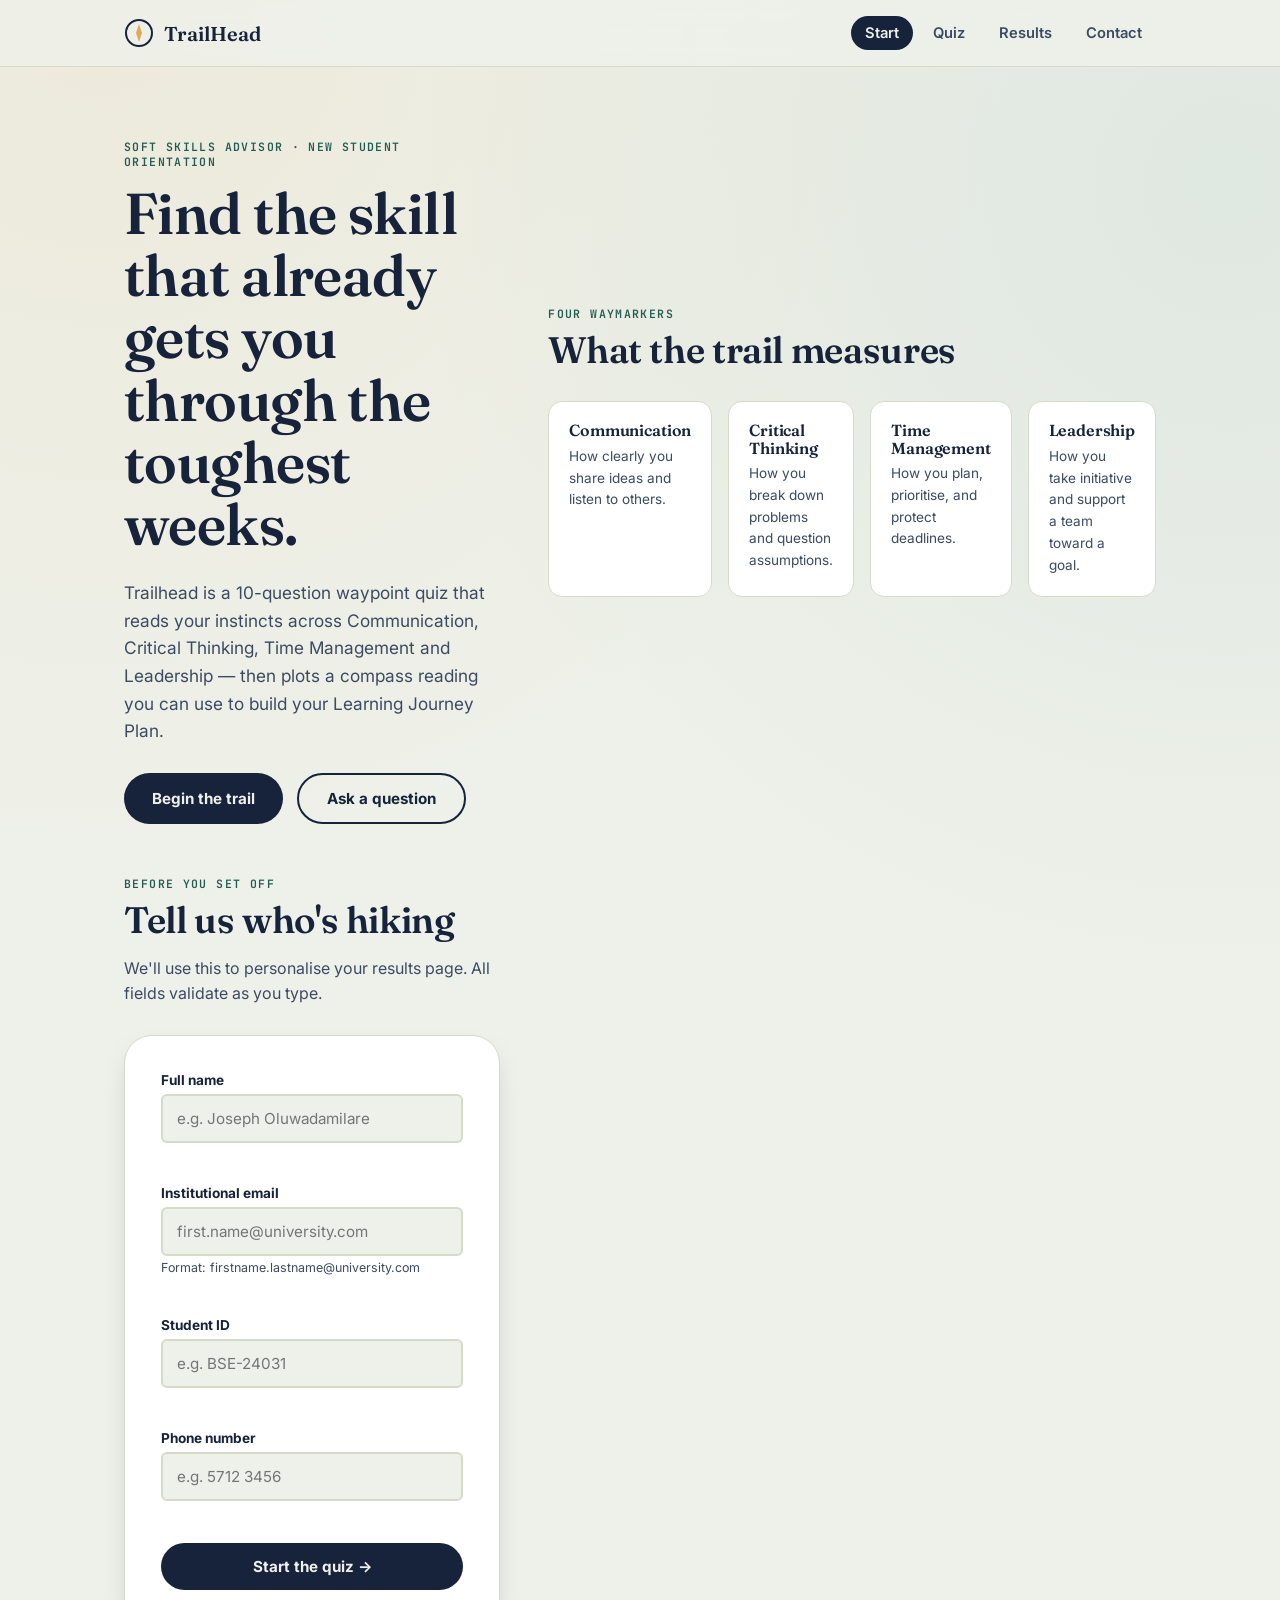
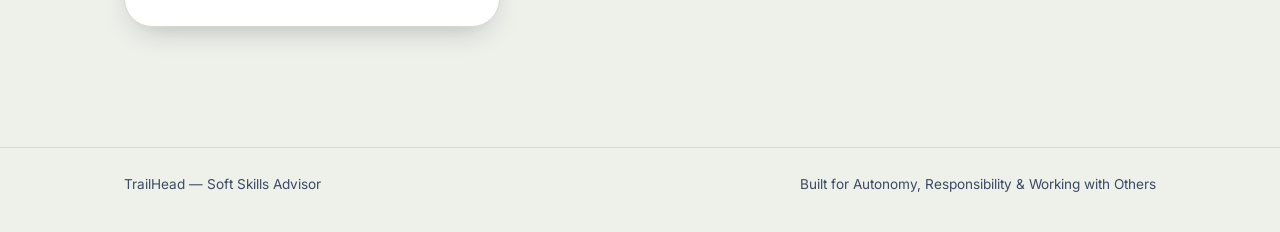
<file: index.html>
<!DOCTYPE html>
<html lang="en">
<head>
<meta charset="UTF-8" />
<meta name="viewport" content="width=device-width, initial-scale=1.0" />
<title>Soft Skills Advisor — TrailHead</title>
<meta name="description" content="Find your strongest soft skills and build your Learning Journey Plan." />
<link rel="icon" type="image/svg+xml" href="data:image/svg+xml,%3Csvg xmlns='http://www.w3.org/2000/svg' viewBox='0 0 30 30'%3E%3Ccircle cx='15' cy='15' r='13' fill='%2316233b'/%3E%3Cpath d='M15 6L18 15L15 24L12 15L15 6Z' fill='%23e3a857'/%3E%3C/svg%3E" />
<link rel="preconnect" href="https://fonts.googleapis.com">
<link rel="preconnect" href="https://fonts.gstatic.com" crossorigin>
<link href="https://fonts.googleapis.com/css2?family=Fraunces:opsz,wght@9..144,500;9..144,600;9..144,700&family=Inter:wght@400;600;700&family=JetBrains+Mono:wght@500;700&display=swap" rel="stylesheet">
<link rel="stylesheet" href="css/base.css" />
<link rel="stylesheet" href="css/landing.css" />
</head>
<body>

<header class="site-header">
  <div class="wrap">
    <a class="brand" href="index.html">
      <svg class="brand-mark" viewBox="0 0 30 30" fill="none" xmlns="http://www.w3.org/2000/svg" aria-hidden="true">
        <circle cx="15" cy="15" r="13" stroke="#16233b" stroke-width="2"/>
        <path d="M15 6L18 15L15 24L12 15L15 6Z" fill="#e3a857"/>
      </svg>
      TrailHead
    </a>
    <button class="hamburger-btn" id="hamburger" aria-label="Toggle navigation" aria-expanded="false">
      <span class="hamburger-line"></span>
      <span class="hamburger-line"></span>
      <span class="hamburger-line"></span>
    </button>
    <nav class="site-nav" id="site-nav" aria-label="Primary">
      <a href="index.html" aria-current="page">Start</a>
      <a href="quiz.html">Quiz</a>
      <a href="results.html">Results</a>
      <a href="contact.html">Contact</a>
    </nav>
  </div>
</header>

<main class="wrap">

  <!-- ============ HERO ============ -->
  <section class="hero">
    <div class="hero-copy fade-up" style="--delay:0s;">
      <span class="eyebrow">Soft Skills Advisor · New Student Orientation</span>
      <h1>Find the skill that already gets you through the toughest weeks.</h1>
      <p class="lede">
        Trailhead is a 10-question waypoint quiz that reads your instincts across
        Communication, Critical Thinking, Time Management and Leadership — then
        plots a compass reading you can use to build your Learning Journey Plan.
      </p>
      <div class="hero-actions">
        <a href="#start-form" class="btn btn-primary">Begin the trail</a>
        <a href="contact.html" class="btn btn-ghost">Ask a question</a>
      </div>
    </div>

   

  <!-- ============ CATEGORY TEASER ============ -->
  <section aria-labelledby="categories-heading">
    <span class="eyebrow" id="categories-heading">Four waymarkers</span>
    <h2 style="margin-top:8px;">What the trail measures</h2>
    <div class="category-grid">
      <article class="category-card fade-up" style="--delay:0.05s;">
        <span class="category-dot" style="background:#e3a857"></span>
        <h3>Communication</h3>
        <p>How clearly you share ideas and listen to others.</p>
      </article>
      <article class="category-card fade-up" style="--delay:0.15s;">
        <span class="category-dot" style="background:#2f7a6f"></span>
        <h3>Critical Thinking</h3>
        <p>How you break down problems and question assumptions.</p>
      </article>
      <article class="category-card fade-up" style="--delay:0.25s;">
        <span class="category-dot" style="background:#5b7fb5"></span>
        <h3>Time Management</h3>
        <p>How you plan, prioritise, and protect deadlines.</p>
      </article>
      <article class="category-card fade-up" style="--delay:0.35s;">
        <span class="category-dot" style="background:#b5533c"></span>
        <h3>Leadership</h3>
        <p>How you take initiative and support a team toward a goal.</p>
      </article>
    </div>
  </section>

  <!-- ============ PRELIMINARY DETAILS FORM ============ -->
  <section id="start-form" style="padding-bottom:80px;">
    <div style="max-width:560px;margin:0 auto;">
      <span class="eyebrow">Before you set off</span>
      <h2 style="margin-top:8px;">Tell us who's hiking</h2>
      <p style="margin-bottom:28px;">
        We'll use this to personalise your results page. All fields validate as you type.
      </p>

      <form class="form-card" id="prelimForm" novalidate>
        <div class="field" id="field-name">
          <label for="fullName">Full name</label>
          <input type="text" id="fullName" name="fullName" placeholder="e.g. Joseph Oluwadamilare" autocomplete="name" />
          <span class="error-message" role="alert"></span>
        </div>

        <div class="field" id="field-email">
          <label for="email">Institutional email</label>
          <input type="email" id="email" name="email" placeholder="first.name@university.com" autocomplete="email" />
          <span class="hint">Format: firstname.lastname@university.com</span>
          <span class="error-message" role="alert"></span>
        </div>

        <div class="field" id="field-studentId">
          <label for="studentId">Student ID</label>
          <input type="text" id="studentId" name="studentId" placeholder="e.g. BSE-24031" />
          <span class="error-message" role="alert"></span>
        </div>

        <div class="field" id="field-phone">
          <label for="phone">Phone number</label>
          <input type="tel" id="phone" name="phone" placeholder="e.g. 5712 3456" autocomplete="tel" />
          <span class="error-message" role="alert"></span>
        </div>

        <button type="submit" class="btn btn-primary" id="prelimSubmit" style="width:100%;">
          Start the quiz →
        </button>
        <div class="form-status" id="prelimStatus" role="status"></div>
      </form>
    </div>
  </section>

</main>

<footer class="site-footer">
  <div class="wrap">
    <span>TrailHead — Soft Skills Advisor</span>
    <span>Built for Autonomy, Responsibility &amp; Working with Others</span>
  </div>
</footer>

<script src="js/validation.js"></script>
<script src="js/landing.js"></script>
<script src="js/hamburger.js"></script>
</body>
</html>
</file>
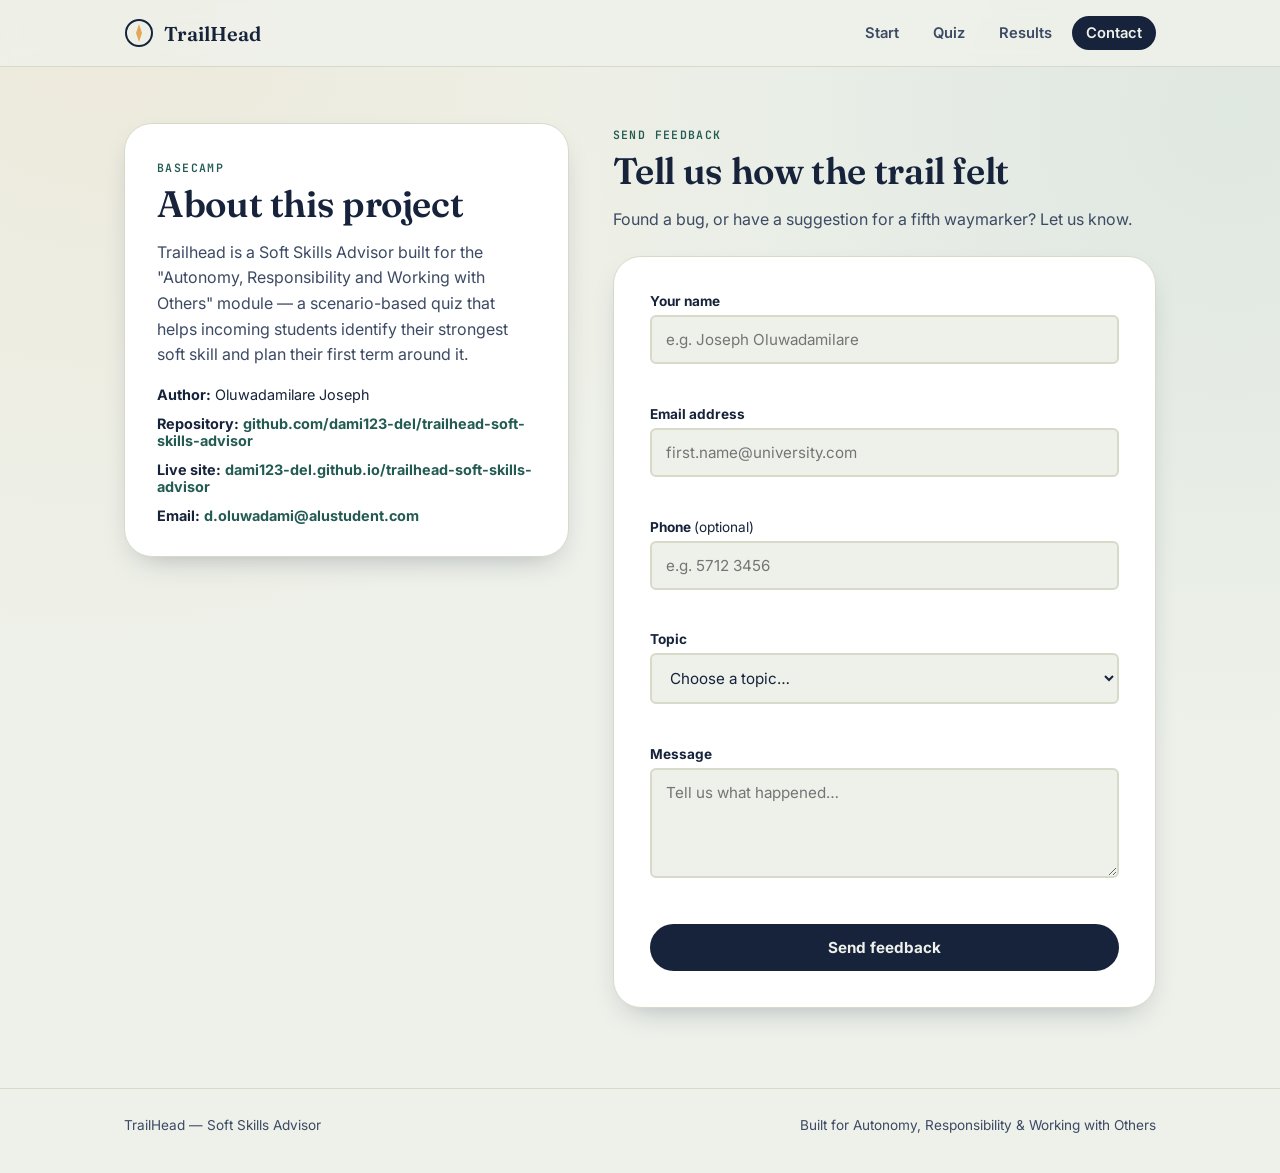
<file: contact.html>
<!DOCTYPE html>
<html lang="en">
<head>
<meta charset="UTF-8" />
<meta name="viewport" content="width=device-width, initial-scale=1.0" />
<title>Contact — TrailHead Soft Skills Advisor</title>
<meta name="description" content="Get in touch or send feedback about the TrailHead Soft Skills Advisor." />
<link rel="icon" type="image/svg+xml" href="data:image/svg+xml,%3Csvg xmlns='http://www.w3.org/2000/svg' viewBox='0 0 30 30'%3E%3Ccircle cx='15' cy='15' r='13' fill='%2316233b'/%3E%3Cpath d='M15 6L18 15L15 24L12 15L15 6Z' fill='%23e3a857'/%3E%3C/svg%3E" />
<link rel="preconnect" href="https://fonts.googleapis.com">
<link rel="preconnect" href="https://fonts.gstatic.com" crossorigin>
<link href="https://fonts.googleapis.com/css2?family=Fraunces:opsz,wght@9..144,500;9..144,600;9..144,700&family=Inter:wght@400;600;700&family=JetBrains+Mono:wght@500;700&display=swap" rel="stylesheet">
<link rel="stylesheet" href="css/base.css" />
<link rel="stylesheet" href="css/contact.css" />
</head>
<body>

<header class="site-header">
  <div class="wrap">
    <a class="brand" href="index.html">
      <svg class="brand-mark" viewBox="0 0 30 30" fill="none" xmlns="http://www.w3.org/2000/svg" aria-hidden="true">
        <circle cx="15" cy="15" r="13" stroke="#16233b" stroke-width="2"/>
        <path d="M15 6L18 15L15 24L12 15L15 6Z" fill="#e3a857"/>
      </svg>
      TrailHead
    </a>
    <button class="hamburger-btn" id="hamburger" aria-label="Toggle navigation" aria-expanded="false">
      <span class="hamburger-line"></span>
      <span class="hamburger-line"></span>
      <span class="hamburger-line"></span>
    </button>
    <nav class="site-nav" id="site-nav" aria-label="Primary">
      <a href="index.html">Start</a>
      <a href="quiz.html">Quiz</a>
      <a href="results.html">Results</a>
      <a href="contact.html" aria-current="page">Contact</a>
    </nav>
  </div>
</header>

<main class="wrap">
  <section class="contact-grid">

    <div class="author-card fade-up" style="--delay:0s;">
      <span class="eyebrow">Basecamp</span>
      <h2 style="margin-top:8px;">About this project</h2>
      <p>
        Trailhead is a Soft Skills Advisor built for the "Autonomy, Responsibility and
        Working with Others" module — a scenario-based quiz that helps incoming
        students identify their strongest soft skill and plan their first term around it.
      </p>
      <ul>
        <li> <strong>Author:</strong> <span id="authorName">Oluwadamilare Joseph</span></li>
        <li> <strong>Repository:</strong> <a href="https://github.com/dami123-del/trailhead-soft-skills-advisor" target="_blank" rel="noopener">github.com/dami123-del/trailhead-soft-skills-advisor</a></li>
        <li> <strong>Live site:</strong> <a href="https://dami123-del.github.io/trailhead-soft-skills-advisor/" target="_blank" rel="noopener">dami123-del.github.io/trailhead-soft-skills-advisor</a></li>
        <li> <strong>Email:</strong> <a href="mailto:you@bse.ac.mu">d.oluwadami@alustudent.com</a></li>
      </ul>
    </div>

    <div class="fade-up" style="--delay:0.15s;">
      <span class="eyebrow">Send feedback</span>
      <h2 style="margin-top:8px;">Tell us how the trail felt</h2>
      <p style="margin-bottom:24px;">Found a bug, or have a suggestion for a fifth waymarker? Let us know.</p>

      <form class="form-card" id="contactForm" novalidate>
        <div class="field" id="field-cname">
          <label for="cname">Your name</label>
          <input type="text" id="cname" name="cname" placeholder="e.g. Joseph Oluwadamilare" autocomplete="name" />
          <span class="error-message" role="alert"></span>
        </div>

        <div class="field" id="field-cemail">
          <label for="cemail">Email address</label>
          <input type="email" id="cemail" name="cemail" placeholder="first.name@university.com" autocomplete="email" />
          <span class="error-message" role="alert"></span>
        </div>

        <div class="field" id="field-cphone">
          <label for="cphone">Phone <span style="font-weight:400;">(optional)</span></label>
          <input type="tel" id="cphone" name="cphone" placeholder="e.g. 5712 3456" autocomplete="tel" />
          <span class="error-message" role="alert"></span>
        </div>

        <div class="field" id="field-csubject">
          <label for="csubject">Topic</label>
          <select id="csubject" name="csubject">
            <option value="">Choose a topic…</option>
            <option value="bug">Something's broken</option>
            <option value="idea">Feature idea</option>
            <option value="results">Question about my results</option>
            <option value="other">Other</option>
          </select>
          <span class="error-message" role="alert"></span>
        </div>

        <div class="field" id="field-cmessage">
          <label for="cmessage">Message</label>
          <textarea id="cmessage" name="cmessage" placeholder="Tell us what happened…"></textarea>
          <span class="error-message" role="alert"></span>
        </div>

        <button type="submit" class="btn btn-primary" style="width:100%;">Send feedback</button>
        <div class="form-status" id="contactStatus" role="status"></div>
      </form>
    </div>

  </section>
</main>

<footer class="site-footer">
  <div class="wrap">
    <span>TrailHead — Soft Skills Advisor</span>
    <span>Built for Autonomy, Responsibility &amp; Working with Others</span>
  </div>
</footer>

<script src="js/validation.js"></script>
<script src="js/contact.js"></script>
<script src="js/hamburger.js"></script>
</body>
</html>
</file>
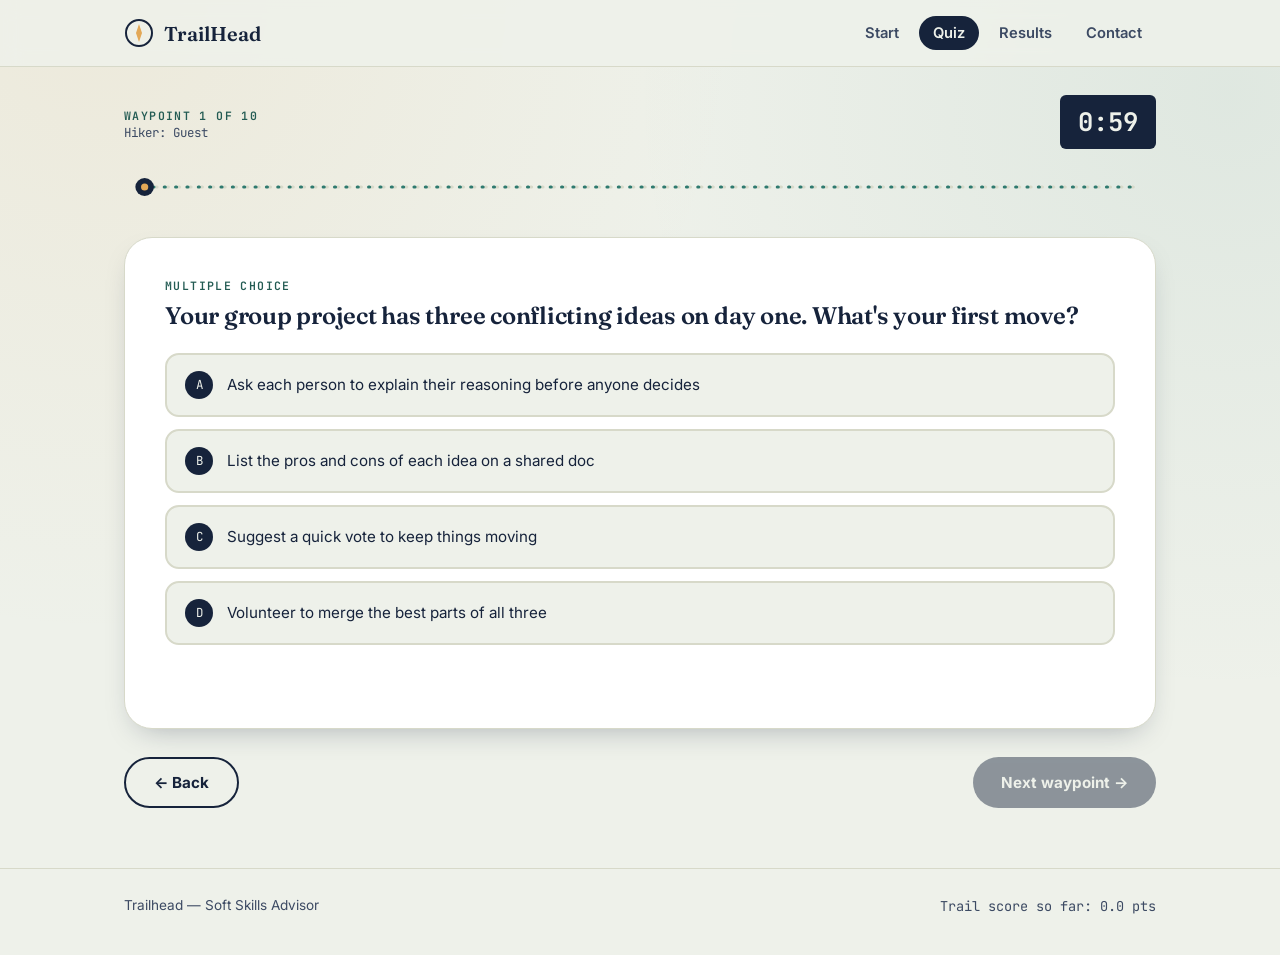
<file: quiz.html>
<!DOCTYPE html>
<html lang="en">
<head>
<meta charset="UTF-8" />
<meta name="viewport" content="width=device-width, initial-scale=1.0" />
<title>Quiz — TrailHead Soft Skills Advisor</title>
<meta name="description" content="10 scenario questions to find your strongest soft skill." />
<link rel="icon" type="image/svg+xml" href="data:image/svg+xml,%3Csvg xmlns='http://www.w3.org/2000/svg' viewBox='0 0 30 30'%3E%3Ccircle cx='15' cy='15' r='13' fill='%2316233b'/%3E%3Cpath d='M15 6L18 15L15 24L12 15L15 6Z' fill='%23e3a857'/%3E%3C/svg%3E" />
<link rel="preconnect" href="https://fonts.googleapis.com">
<link rel="preconnect" href="https://fonts.gstatic.com" crossorigin>
<link href="https://fonts.googleapis.com/css2?family=Fraunces:opsz,wght@9..144,500;9..144,600;9..144,700&family=Inter:wght@400;600;700&family=JetBrains+Mono:wght@500;700&display=swap" rel="stylesheet">
<link rel="stylesheet" href="css/base.css" />
<link rel="stylesheet" href="css/quiz.css" />
</head>
<body>

<header class="site-header">
  <div class="wrap">
    <a class="brand" href="index.html">
      <svg class="brand-mark" viewBox="0 0 30 30" fill="none" xmlns="http://www.w3.org/2000/svg" aria-hidden="true">
        <circle cx="15" cy="15" r="13" stroke="#16233b" stroke-width="2"/>
        <path d="M15 6L18 15L15 24L12 15L15 6Z" fill="#e3a857"/>
      </svg>
      TrailHead
    </a>
    <button class="hamburger-btn" id="hamburger" aria-label="Toggle navigation" aria-expanded="false">
      <span class="hamburger-line"></span>
      <span class="hamburger-line"></span>
      <span class="hamburger-line"></span>
    </button>
    <nav class="site-nav" id="site-nav" aria-label="Primary">
      <a href="index.html">Start</a>
      <a href="quiz.html" aria-current="page">Quiz</a>
      <a href="results.html">Results</a>
      <a href="contact.html">Contact</a>
    </nav>
  </div>
</header>

<main class="wrap" style="padding-bottom:60px;">

  <div class="quiz-header">
    <div>
      <span class="eyebrow">Waypoint <span id="qIndex">1</span> of <span id="qTotal">10</span></span>
      <div class="progress-label" id="hikerName">Welcome, hiker</div>
    </div>
    <div class="timer-display" id="timerDisplay" aria-live="polite">0:20</div>
  </div>

  <!-- Signature progress element: dotted trail with a moving waymarker pin -->
  <div class="trail-progress" aria-hidden="true">
    <svg viewBox="0 0 1000 40" preserveAspectRatio="none">
      <path class="trail-line" d="M20,20 L980,20"></path>
      <path class="trail-line-fill" id="trailFill" d="M20,20 L980,20" stroke-dasharray="1 10" stroke-dashoffset="960"></path>
      <g class="trail-pin" id="trailPin" transform="translate(20,20)">
        <circle r="9" fill="#16233b"/>
        <circle r="3.5" fill="#e3a857"/>
      </g>
    </svg>
  </div>

  <section class="quiz-card" id="quizCard" aria-live="polite">
    <span class="eyebrow" id="categoryHint">Question</span>
    <h2 id="questionPrompt">Loading your first waypoint…</h2>
    <div id="questionBody"></div>
    <div class="streak-badge" id="streakBadge">🔥 Speed streak ×<span id="streakMult">1.2</span></div>
  </section>

  <div class="quiz-nav">
    <button class="btn btn-ghost" id="prevBtn" disabled>← Back</button>
    <button class="btn btn-primary" id="nextBtn" disabled>Next waypoint →</button>
  </div>
</main>

<footer class="site-footer">
  <div class="wrap">
    <span>Trailhead — Soft Skills Advisor</span>
    <span id="footerScore" style="font-family:var(--font-mono);"></span>
  </div>
</footer>

<script src="js/quiz-data.js"></script>
<script src="js/timer.js"></script>
<script src="js/media.js"></script>
<script src="js/quiz.js"></script>
<script src="js/hamburger.js"></script>
</body>
</html>
</file>
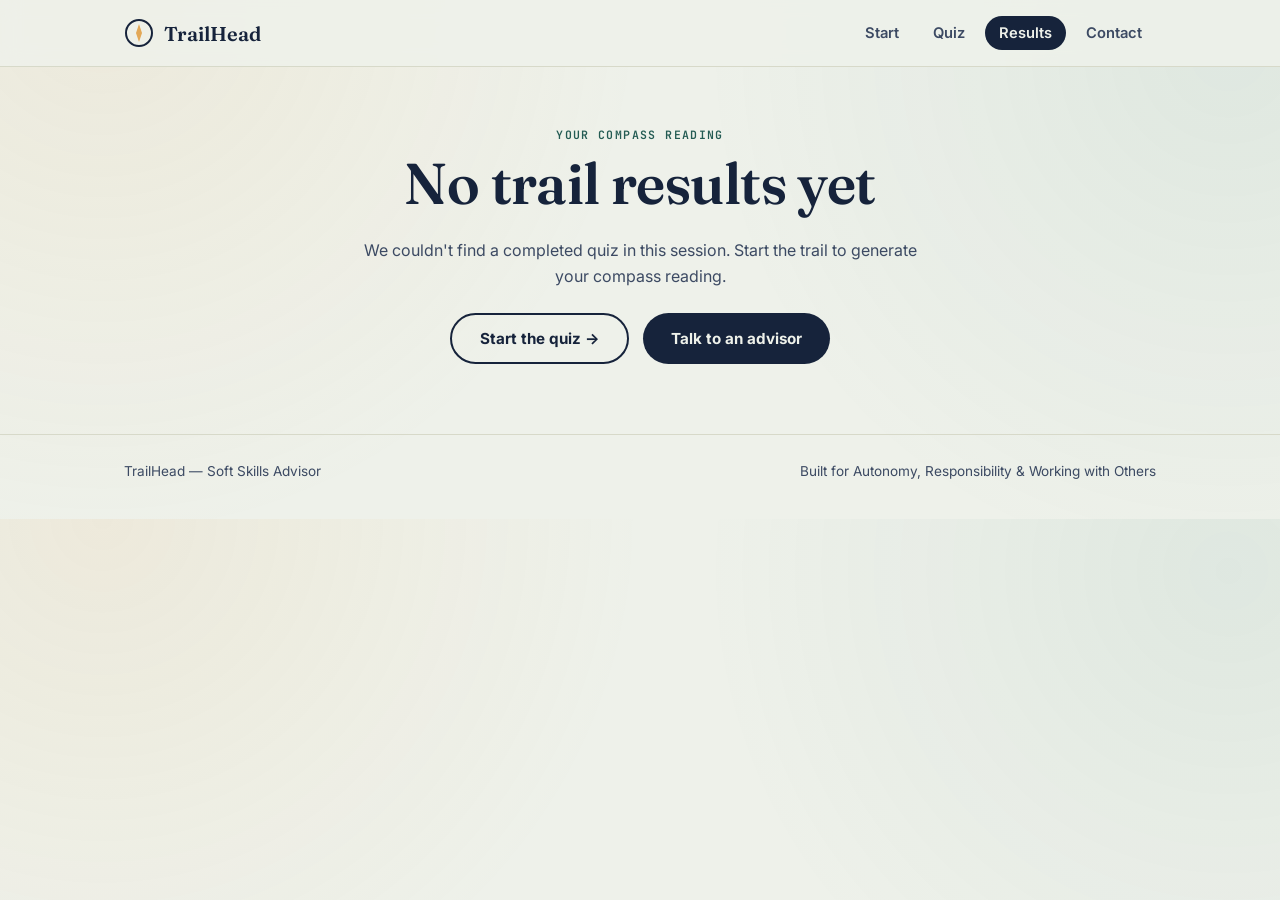
<file: results.html>
<!DOCTYPE html>
<html lang="en">
<head>
<meta charset="UTF-8" />
<meta name="viewport" content="width=device-width, initial-scale=1.0" />
<title>Results — TrailHead Soft Skills Advisor</title>
<meta name="description" content="Your soft skills profile and personalised Learning Journey Plan recommendations." />
<link rel="icon" type="image/svg+xml" href="data:image/svg+xml,%3Csvg xmlns='http://www.w3.org/2000/svg' viewBox='0 0 30 30'%3E%3Ccircle cx='15' cy='15' r='13' fill='%2316233b'/%3E%3Cpath d='M15 6L18 15L15 24L12 15L15 6Z' fill='%23e3a857'/%3E%3C/svg%3E" />
<link rel="preconnect" href="https://fonts.googleapis.com">
<link rel="preconnect" href="https://fonts.gstatic.com" crossorigin>
<link href="https://fonts.googleapis.com/css2?family=Fraunces:opsz,wght@9..144,500;9..144,600;9..144,700&family=Inter:wght@400;600;700&family=JetBrains+Mono:wght@500;700&display=swap" rel="stylesheet">
<link rel="stylesheet" href="css/base.css" />
<link rel="stylesheet" href="css/results.css" />
</head>
<body>

<header class="site-header">
  <div class="wrap">
    <a class="brand" href="index.html">
      <svg class="brand-mark" viewBox="0 0 30 30" fill="none" xmlns="http://www.w3.org/2000/svg" aria-hidden="true">
        <circle cx="15" cy="15" r="13" stroke="#16233b" stroke-width="2"/>
        <path d="M15 6L18 15L15 24L12 15L15 6Z" fill="#e3a857"/>
      </svg>
      TrailHead
    </a>
    <button class="hamburger-btn" id="hamburger" aria-label="Toggle navigation" aria-expanded="false">
      <span class="hamburger-line"></span>
      <span class="hamburger-line"></span>
      <span class="hamburger-line"></span>
    </button>
    <nav class="site-nav" id="site-nav" aria-label="Primary">
      <a href="index.html">Start</a>
      <a href="quiz.html">Quiz</a>
      <a href="results.html" aria-current="page">Results</a>
      <a href="contact.html">Contact</a>
    </nav>
  </div>
</header>

<main class="wrap">

  <section class="results-hero fade-up" style="--delay:0s;">
    <span class="eyebrow">Your compass reading</span>
    <h1 id="resultsHeading" style="margin-top:10px;">Here's where your instincts point</h1>
    <p id="resultsSub" style="max-width:56ch;margin:0 auto;">Loading your trail results…</p>
  </section>

  <section class="results-grid">
    <div class="canvas-card fade-up" style="--delay:0.1s;">
      <canvas id="resultsCanvas" width="420" height="420" role="img" aria-label="Radar chart of your four soft skill scores"></canvas>
      <div class="legend" id="chartLegend"></div>
    </div>

    <div class="breakdown-list fade-up" id="breakdownList" style="--delay:0.25s;">
      <!-- Populated by canvas.js -->
    </div>
  </section>

  <section class="recommend-card fade-up" style="--delay:0.35s;">
    <div>
      <span class="eyebrow" style="color:#e3a857;">Strongest waymarker</span>
      <h2 id="dominantCategory">Communication</h2>
      <p id="dominantBlurb">How clearly you share ideas and listen to others.</p>
    </div>
    <div>
      <span class="eyebrow" style="color:#e3a857;">Next steps for your Learning Journey Plan</span>
      <ul class="recommend-list" id="recommendList"></ul>
    </div>
  </section>

  <div class="results-actions">
    <a href="quiz.html" class="btn btn-ghost" id="retakeBtn">Retake the trail</a>
    <a href="contact.html" class="btn btn-primary">Talk to an advisor</a>
  </div>

</main>

<footer class="site-footer">
  <div class="wrap">
    <span>TrailHead — Soft Skills Advisor</span>
    <span>Built for Autonomy, Responsibility &amp; Working with Others</span>
  </div>
</footer>

<script src="js/quiz-data.js"></script>
<script src="js/canvas.js"></script>
<script src="js/hamburger.js"></script>
</body>
</html>
</file>
<file: css/base.css>
/* ==========================================================================
   BASE.CSS — shared across all four pages
   Loaded first by every page, before that page's own stylesheet. Holds only
   truly global concerns: design tokens, the reset, site chrome (header,
   nav, footer), typography, and buttons. Page-specific layout lives in
   landing.css / quiz.css / results.css / contact.css instead.
   ========================================================================== */

/* ---- Design tokens -------------------------------------------------- */
:root {
  /* Colour palette (named, not generic) */
  --ink: #16233b;          /* trail-night navy — primary text & dark surfaces */
  --ink-soft: #3c4a63;      /* secondary text on light surfaces */
  --paper: #eef1ea;         /* lichen paper — light section background */
  --paper-raised: #ffffff;  /* card surface on top of paper */
  --line: #d7d9c9;          /* hairline borders on paper */
  --amber: #e3a857;         /* waymarker amber — primary accent / CTAs */
  --amber-dark: #c78a3a;
  --moss: #2f7a6f;          /* growth moss — secondary accent, success state */
  --moss-dark: #235b53;
  --clay: #b5533c;          /* trail-clay — error / warning only, used sparingly */
  --clay-soft: #f4e2dc;

  /* Category colours (used on results radar + quiz tags) */
  --cat-communication: #e3a857;
  --cat-critical: #2f7a6f;
  --cat-time: #5b7fb5;
  --cat-leadership: #b5533c;

  /* Type scale */
  --font-display: "Fraunces", Georgia, serif;
  --font-body: "Inter", -apple-system, Segoe UI, sans-serif;
  --font-mono: "JetBrains Mono", "Courier New", monospace;

  /* Spacing / shape */
  --radius-s: 6px;
  --radius-m: 14px;
  --radius-l: 28px;
  --shadow-card: 0 12px 30px -14px rgba(22, 35, 59, 0.35);
  --ease: cubic-bezier(0.22, 1, 0.36, 1);
}

/* ---- Reset ------------------------------------------------------------ */
* { box-sizing: border-box; }
html { scroll-behavior: smooth; }
body {
  margin: 0;
  font-family: var(--font-body);
  color: var(--ink);
  background:
    radial-gradient(circle at 8% 0%, rgba(227, 168, 87, 0.10), transparent 42%),
    radial-gradient(circle at 96% 10%, rgba(47, 122, 111, 0.08), transparent 40%),
    var(--paper);
  -webkit-font-smoothing: antialiased;
}
img { max-width: 100%; display: block; }
button { font-family: inherit; cursor: pointer; }
a { color: inherit; }

/* ---- Shared entrance animation --------------------------------------
   Used on page load across all four pages. `--delay` lets a group of
   elements (e.g. the four category cards) cascade instead of popping in
   together, which is what turns a static layout into a sequenced moment.
   Lives in base.css (not a page file) because every page uses it. */
@keyframes fade-up {
  from { opacity: 0; transform: translateY(16px); }
  to   { opacity: 1; transform: translateY(0); }
}
.fade-up {
  animation: fade-up 0.6s var(--ease) both;
  animation-delay: var(--delay, 0s);
}

/* Respect reduced-motion preference across the whole site */
@media (prefers-reduced-motion: reduce) {
  *, *::before, *::after {
    animation-duration: 0.001ms !important;
    animation-iteration-count: 1 !important;
    transition-duration: 0.001ms !important;
    scroll-behavior: auto !important;
  }
}

/* Visible keyboard focus everywhere (accessibility floor) */
a:focus-visible, button:focus-visible, input:focus-visible,
textarea:focus-visible, select:focus-visible, [tabindex]:focus-visible {
  outline: 3px solid var(--amber-dark);
  outline-offset: 3px;
  border-radius: var(--radius-s);
}

/* ---- Layout shell ------------------------------------------------------ */
.wrap { max-width: 1080px; margin: 0 auto; padding: 0 24px; }

.site-header {
  position: sticky; top: 0; z-index: 40;
  background: rgba(238, 241, 234, 0.86);
  backdrop-filter: blur(10px);
  border-bottom: 1px solid var(--line);
}
.site-header .wrap {
  display: flex; align-items: center; justify-content: space-between;
  padding-top: 16px; padding-bottom: 16px;
}
.brand {
  display: flex; align-items: center; gap: 10px;
  font-family: var(--font-display);
  font-weight: 600; font-size: 1.25rem; text-decoration: none; color: var(--ink);
}
.brand-mark {
  width: 30px; height: 30px; flex-shrink: 0;
}
.site-nav { display: flex; gap: 6px; }
.site-nav a {
  position: relative; text-decoration: none; font-size: 0.92rem; font-weight: 600;
  color: var(--ink-soft); padding: 8px 14px; border-radius: 999px;
  transition: background 0.2s var(--ease), color 0.2s var(--ease);
}
.site-nav a::after {
  content: ""; position: absolute; left: 14px; right: 14px; bottom: 4px;
  height: 2px; background: var(--amber); border-radius: 2px;
  transform: scaleX(0); transform-origin: left;
  transition: transform 0.25s var(--ease);
}
.site-nav a:hover::after { transform: scaleX(1); }
.site-nav a:hover { color: var(--ink); }
.site-nav a[aria-current="page"] {
  background: var(--ink); color: var(--paper);
}
.site-nav a[aria-current="page"]::after { display: none; }

.site-footer {
  border-top: 1px solid var(--line);
  padding: 28px 0 40px;
  color: var(--ink-soft);
  font-size: 0.85rem;
}
.site-footer .wrap { display: flex; justify-content: space-between; flex-wrap: wrap; gap: 8px; }

/* ---- Typography --------------------------------------------------------- */
h1, h2, h3 { font-family: var(--font-display); margin: 0 0 0.4em; line-height: 1.08; letter-spacing: -0.01em; }
h1 { font-size: clamp(2.4rem, 5vw, 3.6rem); font-weight: 600; }
h2 { font-size: clamp(1.7rem, 3vw, 2.3rem); font-weight: 600; }
h3 { font-size: 1.2rem; font-weight: 600; }
p { line-height: 1.6; color: var(--ink-soft); }
.eyebrow {
  font-family: var(--font-mono); text-transform: uppercase; letter-spacing: 0.12em;
  font-size: 0.72rem; color: var(--moss-dark); font-weight: 600;
}

/* ---- Buttons --------------------------------------------------------- */
.btn {
  display: inline-flex; align-items: center; justify-content: center; gap: 8px;
  border: none; border-radius: 999px; padding: 14px 28px;
  font-weight: 700; font-size: 0.95rem; text-decoration: none;
  transition: transform 0.18s var(--ease), box-shadow 0.18s var(--ease), background 0.18s var(--ease);
}
.btn-primary {
  background: var(--ink); color: var(--paper); position: relative; overflow: hidden;
}
.btn-primary::before {
  content: ""; position: absolute; top: 0; left: -60%; width: 40%; height: 100%;
  background: linear-gradient(115deg, transparent, rgba(255,255,255,0.22), transparent);
  transform: skewX(-20deg); transition: left 0.55s var(--ease);
}
.btn-primary:hover::before { left: 130%; }
.btn-primary:hover { transform: translateY(-2px); box-shadow: 0 10px 22px -10px rgba(22,35,59,0.55); background: var(--moss-dark); }
.btn-primary:disabled { opacity: 0.45; cursor: not-allowed; transform: none; box-shadow: none; }
.btn-primary:disabled::before { display: none; }
.btn-ghost { background: transparent; color: var(--ink); border: 2px solid var(--ink); }
.btn-ghost:hover { background: var(--ink); color: var(--paper); }
.btn-amber { background: var(--amber); color: var(--ink); }
.btn-amber:hover { background: var(--amber-dark); transform: translateY(-2px); }
.btn:active { transform: translateY(0); }

/* ---- Hamburger menu -------------------------------------------------------- */
.hamburger-btn {
  display: none; flex-direction: column; gap: 5px;
  background: none; border: none; padding: 8px;
  cursor: pointer; position: relative; z-index: 50;
}
.hamburger-line {
  width: 24px; height: 2px; background: var(--ink);
  border-radius: 2px; transition: all 0.3s var(--ease);
  transform-origin: center;
}
.hamburger-btn[aria-expanded="true"] .hamburger-line:nth-child(1) {
  transform: rotate(45deg) translateY(10px);
}
.hamburger-btn[aria-expanded="true"] .hamburger-line:nth-child(2) {
  opacity: 0;
}
.hamburger-btn[aria-expanded="true"] .hamburger-line:nth-child(3) {
  transform: rotate(-45deg) translateY(-10px);
}

/* ---- Responsive (chrome only) -------------------------------------------- */
@media (max-width: 560px) {
  .site-header .wrap {
    flex-wrap: wrap;
  }
  .hamburger-btn {
    display: flex;
  }
  .site-nav {
    width: 100%;
    display: none;
    flex-direction: column;
    gap: 0;
    order: 3;
    background: var(--paper-raised);
    border-top: 1px solid var(--line);
    padding: 16px 0;
  }
  .site-nav.active {
    display: flex;
  }
  .site-nav a {
    width: 100%;
    padding: 14px 24px;
    border-radius: 0;
    color: var(--ink-soft);
  }
  .site-nav a:hover {
    background: var(--paper);
    color: var(--ink);
  }
  .site-nav a[aria-current="page"] {
    background: var(--ink);
    color: var(--paper);
  }
  .site-nav a::after {
    display: none;
  }
}
</file>
<file: css/landing.css>
/* ==========================================================================
   LANDING.CSS — index.html only
   Loaded after base.css. Covers the hero section, the animated compass
   figure, the four-category teaser grid, and the preliminary details form.
   The form block is intentionally duplicated in contact.css rather than
   pulled into base.css, so this file is self-contained on its own.
   ========================================================================== */

/* ---- Hero ---------------------------------------------------------------- */
.hero {
  padding: 72px 0 40px;
  display: grid; grid-template-columns: 1.1fr 0.9fr; gap: 48px; align-items: center;
}
.hero-copy .eyebrow { display: block; margin-bottom: 14px; }
.hero-copy p.lede { font-size: 1.08rem; max-width: 46ch; }
.hero-actions { display: flex; gap: 14px; margin-top: 28px; flex-wrap: wrap; }

/* Signature element: hand-drawn compass/trail SVG, gently rotating */
.compass-figure { position: relative; }
.compass-figure svg { width: 100%; height: auto; }

@keyframes needle-settle {
  0% { transform: rotate(-6deg); }
  100% { transform: rotate(9deg); }
}

/* ---- Category teaser grid -------------------------------------------------- */
.category-grid {
  display: grid; grid-template-columns: repeat(4, 1fr); gap: 16px; margin: 32px 0 64px;
}
.category-card {
  background: var(--paper-raised); border: 1px solid var(--line); border-radius: var(--radius-m);
  padding: 20px; transition: transform 0.2s var(--ease), box-shadow 0.2s var(--ease);
}
.category-card:hover { transform: translateY(-4px); box-shadow: var(--shadow-card); }
.category-card:hover .category-dot { transform: scale(1.3); }
.category-dot {
  width: 12px; height: 12px; border-radius: 50%; margin-bottom: 12px;
  transition: transform 0.25s var(--ease);
}
.category-card h3 { font-size: 1rem; margin-bottom: 6px; }
.category-card p { font-size: 0.85rem; margin: 0; }

/* ---- Preliminary details form ---------------------------------------------
   Identical block also appears in contact.css for the feedback form — kept
   duplicated on purpose so each page's stylesheet stands alone. */
.form-card {
  background: var(--paper-raised); border: 1px solid var(--line);
  border-radius: var(--radius-l); padding: 36px; box-shadow: var(--shadow-card);
}
.field { margin-bottom: 22px; position: relative; }
.field label {
  display: block; font-weight: 700; font-size: 0.85rem; margin-bottom: 6px; color: var(--ink);
}
.field .hint { font-size: 0.78rem; color: var(--ink-soft); margin-top: 4px; }
.field input, .field textarea, .field select {
  width: 100%; padding: 13px 14px; border-radius: var(--radius-s);
  border: 2px solid var(--line); background: var(--paper); font-size: 0.95rem;
  font-family: inherit; color: var(--ink);
  transition: border-color 0.16s var(--ease), background 0.16s var(--ease), box-shadow 0.16s var(--ease);
}
.field textarea { resize: vertical; min-height: 110px; }
.field input:focus, .field textarea:focus, .field select:focus {
  outline: none; border-color: var(--ink); background: var(--paper-raised);
}
/* real-time validation state classes toggled by JS */
.field.is-valid input, .field.is-valid textarea { border-color: var(--moss); background: #f1f8f6; }
.field.is-invalid input, .field.is-invalid textarea { border-color: var(--clay); background: var(--clay-soft); }
.field .error-message {
  display: block; min-height: 1.1em; font-size: 0.78rem; color: var(--clay);
  margin-top: 6px; font-weight: 600;
  opacity: 0; transform: translateY(-4px);
  transition: opacity 0.18s var(--ease), transform 0.18s var(--ease);
}
.field.is-invalid .error-message { opacity: 1; transform: translateY(0); }
.field .valid-icon, .field .invalid-icon {
  position: absolute; right: 14px; top: 40px; opacity: 0; transition: opacity 0.15s var(--ease);
  font-size: 0.95rem;
}
.field.is-valid .valid-icon { opacity: 1; color: var(--moss); }
.field.is-invalid .invalid-icon { opacity: 1; color: var(--clay); }

.form-status {
  margin-top: 18px; padding: 12px 16px; border-radius: var(--radius-s);
  font-size: 0.85rem; font-weight: 600; display: none;
}
.form-status.show { display: block; }
.form-status.success { background: #eaf5f2; color: var(--moss-dark); }
.form-status.error { background: var(--clay-soft); color: var(--clay); }

/* ---- Responsive ------------------------------------------------------------ */
@media (max-width: 880px) {
  .hero { grid-template-columns: 1fr; padding-top: 40px; }
  .category-grid { grid-template-columns: repeat(2, 1fr); }
}
@media (max-width: 560px) {
  .category-grid { grid-template-columns: 1fr; }
  .form-card { padding: 24px; }
}
</file>
<file: css/contact.css>
/* ==========================================================================
   CONTACT.CSS — contact.html only
   Loaded after base.css. Covers the two-column contact layout, the author
   info card, and the feedback form. The form block is the same one used in
   landing.css — duplicated intentionally so this file works standalone.
   ========================================================================== */

.contact-grid { display: grid; grid-template-columns: 0.9fr 1.1fr; gap: 44px; padding: 56px 0 80px; align-items: start; }
.author-card {
  background: var(--paper-raised); border: 1px solid var(--line); border-radius: var(--radius-l);
  padding: 32px; box-shadow: var(--shadow-card);
}
.author-card ul { list-style: none; padding: 0; margin: 18px 0 0; display: grid; gap: 12px; font-size: 0.9rem; }
.author-card ul a { text-decoration: none; font-weight: 700; color: var(--moss-dark); }
.author-card ul a:hover { text-decoration: underline; }

/* ---- Feedback form ---------------------------------------------------------
   Identical block also appears in landing.css for the preliminary details
   form — kept duplicated on purpose so each page's stylesheet stands alone. */
.form-card {
  background: var(--paper-raised); border: 1px solid var(--line);
  border-radius: var(--radius-l); padding: 36px; box-shadow: var(--shadow-card);
}
.field { margin-bottom: 22px; position: relative; }
.field label {
  display: block; font-weight: 700; font-size: 0.85rem; margin-bottom: 6px; color: var(--ink);
}
.field .hint { font-size: 0.78rem; color: var(--ink-soft); margin-top: 4px; }
.field input, .field textarea, .field select {
  width: 100%; padding: 13px 14px; border-radius: var(--radius-s);
  border: 2px solid var(--line); background: var(--paper); font-size: 0.95rem;
  font-family: inherit; color: var(--ink);
  transition: border-color 0.16s var(--ease), background 0.16s var(--ease), box-shadow 0.16s var(--ease);
}
.field textarea { resize: vertical; min-height: 110px; }
.field input:focus, .field textarea:focus, .field select:focus {
  outline: none; border-color: var(--ink); background: var(--paper-raised);
}
/* real-time validation state classes toggled by JS */
.field.is-valid input, .field.is-valid textarea { border-color: var(--moss); background: #f1f8f6; }
.field.is-invalid input, .field.is-invalid textarea { border-color: var(--clay); background: var(--clay-soft); }
.field .error-message {
  display: block; min-height: 1.1em; font-size: 0.78rem; color: var(--clay);
  margin-top: 6px; font-weight: 600;
  opacity: 0; transform: translateY(-4px);
  transition: opacity 0.18s var(--ease), transform 0.18s var(--ease);
}
.field.is-invalid .error-message { opacity: 1; transform: translateY(0); }
.field .valid-icon, .field .invalid-icon {
  position: absolute; right: 14px; top: 40px; opacity: 0; transition: opacity 0.15s var(--ease);
  font-size: 0.95rem;
}
.field.is-valid .valid-icon { opacity: 1; color: var(--moss); }
.field.is-invalid .invalid-icon { opacity: 1; color: var(--clay); }

.form-status {
  margin-top: 18px; padding: 12px 16px; border-radius: var(--radius-s);
  font-size: 0.85rem; font-weight: 600; display: none;
}
.form-status.show { display: block; }
.form-status.success { background: #eaf5f2; color: var(--moss-dark); }
.form-status.error { background: var(--clay-soft); color: var(--clay); }

/* ---- Responsive ------------------------------------------------------------ */
@media (max-width: 880px) {
  .contact-grid { grid-template-columns: 1fr; }
}
@media (max-width: 560px) {
  .form-card { padding: 24px; }
}
</file>
<file: css/quiz.css>
/* ==========================================================================
   QUIZ.CSS — quiz.html only
   Loaded after base.css. Covers the timer badge, the signature dotted trail
   progress indicator, the question card and its three question types
   (choice / hotspot / audio), the streak badge, and quiz navigation.
   ========================================================================== */

.quiz-header {
  display: flex; justify-content: space-between; align-items: center; gap: 24px;
  padding: 28px 0 8px; flex-wrap: wrap;
}
.timer-display {
  font-family: var(--font-mono); font-size: 1.6rem; font-weight: 700;
  background: var(--ink); color: var(--paper); padding: 10px 18px; border-radius: var(--radius-s);
  min-width: 96px; text-align: center; transition: background 0.3s var(--ease);
}
.timer-display.warning { background: var(--clay); animation: pulse-warn 0.8s infinite; }
.timer-display.locked { background: var(--ink-soft); }
@keyframes pulse-warn { 0%, 100% { transform: scale(1); } 50% { transform: scale(1.06); } }

/* Signature progress element: dotted trail with a moving waymarker pin */
.trail-progress { position: relative; height: 40px; margin: 10px 0 30px; }
.trail-progress svg { width: 100%; height: 100%; overflow: visible; }
.trail-line { stroke: var(--line); stroke-width: 3; stroke-dasharray: 1 10; stroke-linecap: round; fill: none; }
.trail-line-fill { stroke: var(--moss); stroke-width: 3; stroke-dasharray: 1 10; stroke-linecap: round; fill: none;
  transition: stroke-dashoffset 0.5s var(--ease); }
.trail-pin { transition: transform 0.5s var(--ease); }
.progress-label { font-family: var(--font-mono); font-size: 0.78rem; color: var(--ink-soft); }

.quiz-card {
  background: var(--paper-raised); border: 1px solid var(--line); border-radius: var(--radius-l);
  padding: 40px; box-shadow: var(--shadow-card);
}
/* Re-added by JS on every question change (see quiz.js goToQuestion) so the
   entrance motion replays instead of firing only once on first page load. */
.quiz-card.card-in-replay { animation: card-in 0.4s var(--ease); }
@keyframes card-in { from { opacity: 0; transform: translateY(14px); } to { opacity: 1; transform: translateY(0); } }
.quiz-card .eyebrow { display: block; margin-bottom: 10px; }
.quiz-card h2 { font-size: 1.5rem; }

.option-list { display: grid; gap: 12px; margin-top: 24px; }
.option {
  display: flex; align-items: center; gap: 14px; text-align: left;
  border: 2px solid var(--line); background: var(--paper);
  border-radius: var(--radius-m); padding: 16px 18px; font-size: 0.95rem; color: var(--ink);
  transition: border-color 0.16s var(--ease), background 0.16s var(--ease), transform 0.12s var(--ease);
}
.option:hover { border-color: var(--ink); transform: translateX(3px); }
.option .option-letter {
  width: 28px; height: 28px; border-radius: 50%; background: var(--ink); color: var(--paper);
  display: flex; align-items: center; justify-content: center; font-family: var(--font-mono);
  font-size: 0.78rem; flex-shrink: 0;
}
.option.selected {
  border-color: var(--moss); background: #eaf5f2;
  animation: option-pop 0.3s var(--ease);
}
.option.selected .option-letter { background: var(--moss); animation: letter-pop 0.35s var(--ease); }
.option.locked { opacity: 0.55; pointer-events: none; }
@keyframes option-pop {
  0% { transform: scale(1); }
  40% { transform: scale(1.015); }
  100% { transform: scale(1); }
}
@keyframes letter-pop {
  0% { transform: scale(1) rotate(0deg); }
  50% { transform: scale(1.25) rotate(-8deg); }
  100% { transform: scale(1) rotate(0deg); }
}

.quiz-card.locked-out { animation: shake 0.4s var(--ease); }
@keyframes shake { 0%, 100% { transform: translateX(0); } 25% { transform: translateX(-6px); } 75% { transform: translateX(6px); } }

.streak-badge {
  display: inline-flex; align-items: center; gap: 6px; font-family: var(--font-mono);
  font-size: 0.78rem; font-weight: 700; color: var(--amber-dark); background: #fbeed9;
  padding: 5px 12px; border-radius: 999px; margin-top: 16px; opacity: 0; transform: scale(0.9);
  transition: opacity 0.25s var(--ease), transform 0.25s var(--ease);
}
.streak-badge.show { opacity: 1; transform: scale(1); }

/* Image hotspot question */
.hotspot-wrap { position: relative; margin-top: 20px; border-radius: var(--radius-m); overflow: hidden; border: 1px solid var(--line); }
.hotspot-wrap svg { width: 100%; height: auto; display: block; }
.hotspot {
  cursor: pointer; transition: transform 0.15s var(--ease);
  transform-box: fill-box; transform-origin: center;
}
.hotspot:hover, .hotspot:focus-visible { transform: scale(1.06); }
.hotspot.selected circle, .hotspot.selected rect {
  stroke: var(--moss); stroke-width: 3;
  animation: hotspot-pop 0.35s var(--ease);
}
@keyframes hotspot-pop {
  0% { transform: scale(1); }
  50% { transform: scale(1.12); }
  100% { transform: scale(1); }
}
.hotspot-label {
  font-family: var(--font-body); font-size: 12px; font-weight: 700; fill: var(--ink);
}

/* Audio question */
.audio-card { margin-top: 20px; background: var(--paper); border: 1px dashed var(--line); border-radius: var(--radius-m); padding: 20px; }
.audio-controls { display: flex; align-items: center; gap: 12px; margin-top: 12px; }
.audio-btn {
  width: 44px; height: 44px; border-radius: 50%; border: none; background: var(--ink); color: var(--paper);
  display: flex; align-items: center; justify-content: center; font-size: 1rem;
  transition: transform 0.15s var(--ease), background 0.15s var(--ease);
}
.audio-btn:hover { transform: scale(1.08); background: var(--moss-dark); }
.audio-progress { flex: 1; height: 6px; background: var(--line); border-radius: 999px; overflow: hidden; }
.audio-progress-fill { height: 100%; width: 0%; background: var(--moss); transition: width 0.1s linear; }
.audio-time { font-family: var(--font-mono); font-size: 0.78rem; color: var(--ink-soft); min-width: 40px; text-align: right; }

.quiz-nav { display: flex; justify-content: space-between; margin-top: 28px; }

/* ---- Responsive ------------------------------------------------------------ */
@media (max-width: 560px) {
  .quiz-card { padding: 26px 20px; }
}
</file>
<file: css/results.css>
/* ==========================================================================
   RESULTS.CSS — results.html only
   Loaded after base.css. Covers the results hero, the Canvas radar chart
   card and its legend, the per-category breakdown bars, and the
   recommendation panel with next-step tips.
   ========================================================================== */

.results-hero { padding: 56px 0 24px; text-align: center; }
.results-grid { display: grid; grid-template-columns: 1fr 1fr; gap: 40px; align-items: start; padding-bottom: 60px; }
.canvas-card {
  background: var(--paper-raised); border: 1px solid var(--line); border-radius: var(--radius-l);
  padding: 28px; box-shadow: var(--shadow-card); text-align: center;
}
#resultsCanvas { max-width: 100%; }
.legend { display: flex; flex-wrap: wrap; gap: 10px 18px; justify-content: center; margin-top: 18px; font-size: 0.82rem; }
.legend span { display: inline-flex; align-items: center; gap: 6px; font-weight: 600; }
.legend i { width: 10px; height: 10px; border-radius: 50%; display: inline-block; }

.breakdown-list { display: grid; gap: 16px; }
.breakdown-item {
  background: var(--paper-raised); border: 1px solid var(--line); border-radius: var(--radius-m);
  padding: 18px 20px;
}
.breakdown-item .row { display: flex; justify-content: space-between; align-items: baseline; margin-bottom: 8px; }
.breakdown-item .row strong { font-family: var(--font-display); font-size: 1.05rem; }
.breakdown-item .row span { font-family: var(--font-mono); font-size: 0.85rem; color: var(--ink-soft); }
.bar-track { height: 10px; border-radius: 999px; background: var(--paper); overflow: hidden; }
.bar-fill { height: 100%; border-radius: 999px; width: 0%; transition: width 1s var(--ease); }

.recommend-card {
  margin: 0 0 60px; background: var(--ink); color: var(--paper);
  border-radius: var(--radius-l); padding: 40px; display: grid; gap: 20px; grid-template-columns: 1fr 1fr;
}
.recommend-card h2 { color: var(--paper); }
.recommend-card p { color: #c9d0dd; }
.recommend-list { list-style: none; margin: 0; padding: 0; display: grid; gap: 12px; }
.recommend-list li { padding-left: 28px; position: relative; }
.recommend-list li::before {
  content: "→"; position: absolute; left: 0; color: var(--amber); font-weight: 700;
}
.results-actions { display: flex; gap: 14px; justify-content: center; padding-bottom: 70px; flex-wrap: wrap; }

/* ---- Responsive ------------------------------------------------------------ */
@media (max-width: 880px) {
  .results-grid { grid-template-columns: 1fr; }
  .recommend-card { grid-template-columns: 1fr; }
}
</file>
